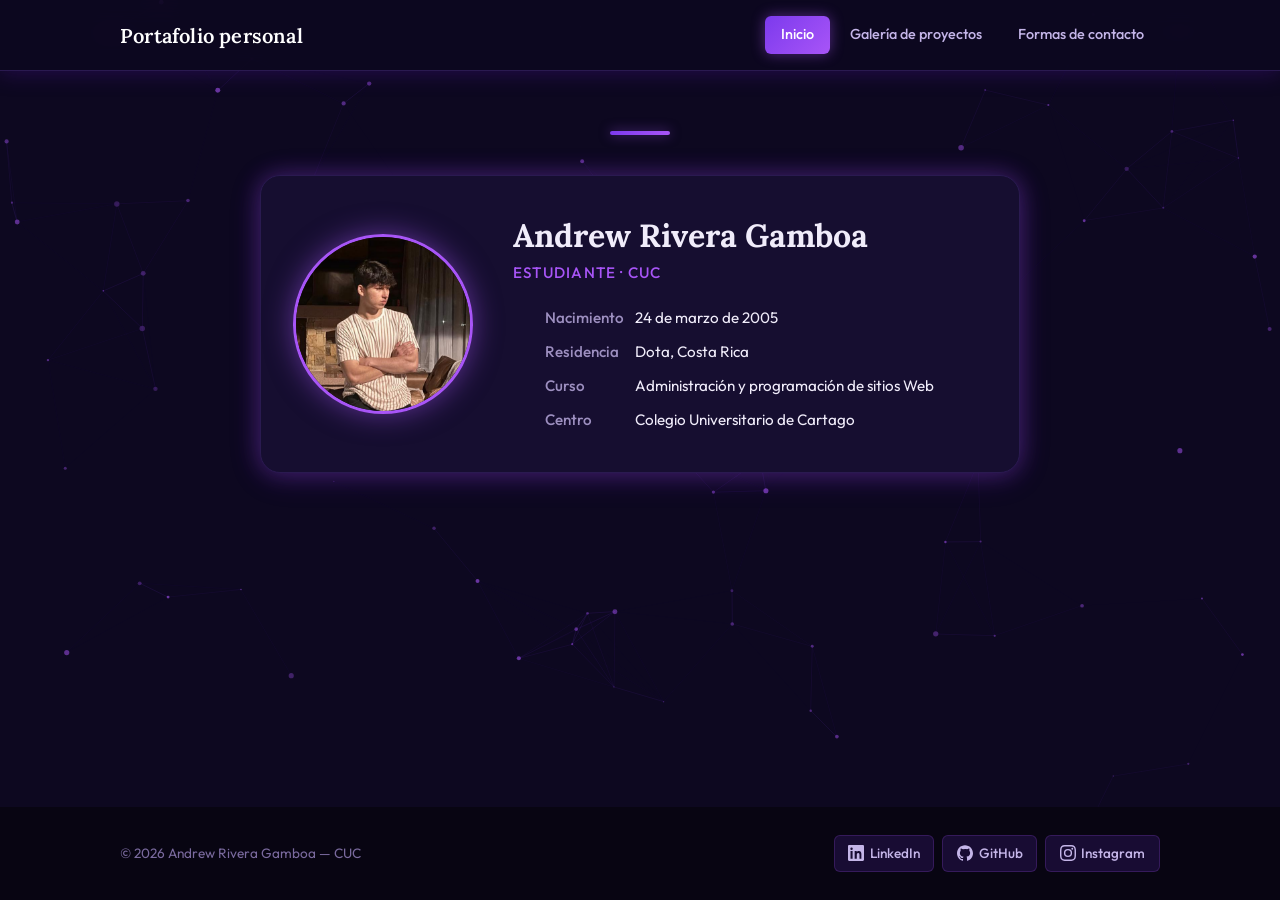
<file: index.html>
<!DOCTYPE html>
<html lang="es">
<head>
  <meta charset="UTF-8" />
  <meta name="viewport" content="width=device-width, initial-scale=1.0" />
  <title>Inicio — Portafolio Personal</title>
  <link rel="stylesheet" href="styles.css" />
</head>
<body>


  <header>
    <div class="container header-inner">
      <span class="site-title">Portafolio personal</span>

      <button class="nav-toggle" aria-label="Abrir menú" aria-expanded="false" onclick="toggleNav(this)">
        <span></span><span></span><span></span>
      </button>

      <nav id="main-nav" aria-label="Navegación principal">
        <ul>
          <li><a href="index.html" class="active">Inicio</a></li>
          <li><a href="proyectos.html">Galería de proyectos</a></li>
          <li><a href="contacto.html">Formas de contacto</a></li>
        </ul>
      </nav>
    </div>
  </header>




  <main>
    <div class="container">

      <section class="page-hero">

        <div class="divider"></div>
      </section>

      <article class="profile-card">

        <div class="profile-photo">
          <img src="assets/personal2.jpeg" />
        </div>

        <div class="profile-info">
          <h1>Andrew Rivera Gamboa</h1>
          <p class="subtitle">Estudiante · CUC</p>

          <ul class="profile-details">
            <li>
              <span class="icon"></span>
              <strong>Nacimiento</strong>
              24 de marzo de 2005
            </li>
            <li>
              <span class="icon"></span>
              <strong>Residencia</strong>
              Dota, Costa Rica
            </li>
            <li>
              <span class="icon"></span>
              <strong>Curso</strong>
              Administración y programación de sitios Web
            </li>
            <li>
              <span class="icon"></span>
              <strong>Centro</strong>
              Colegio Universitario de Cartago
            </li>
          </ul>
        </div>
      </article>

    </div>
  </main>


  <footer>
    <div class="container footer-inner">
      <p class="footer-copy">&copy; 2026 Andrew Rivera Gamboa — CUC</p>

      <div class="social-links">
        <a href="https://linkedin.com" target="_blank" rel="noopener noreferrer">
          <svg xmlns="http://www.w3.org/2000/svg" width="16" height="16" viewBox="0 0 24 24" fill="currentColor" aria-hidden="true"><path d="M20.447 20.452H17.21v-5.569c0-1.328-.024-3.037-1.852-3.037-1.854 0-2.137 1.446-2.137 2.94v5.666H9.985V9h3.103v1.561h.044c.432-.82 1.487-1.685 3.061-1.685 3.274 0 3.878 2.155 3.878 4.957v6.619zM5.337 7.433a1.8 1.8 0 1 1 0-3.6 1.8 1.8 0 0 1 0 3.6zm1.555 13.019H3.782V9h3.11v11.452zM22.225 0H1.771C.792 0 0 .774 0 1.729v20.542C0 23.226.792 24 1.771 24h20.451C23.2 24 24 23.226 24 22.271V1.729C24 .774 23.2 0 22.222 0h.003z"/></svg>
          LinkedIn
        </a>
        <a href="https://github.com/Andrewww24" target="_blank" rel="noopener noreferrer">
          <svg xmlns="http://www.w3.org/2000/svg" width="16" height="16" viewBox="0 0 24 24" fill="currentColor" aria-hidden="true"><path d="M12 .297c-6.63 0-12 5.373-12 12 0 5.303 3.438 9.8 8.205 11.385.6.113.82-.258.82-.577v-2.234c-3.338.726-4.033-1.416-4.033-1.416-.546-1.387-1.333-1.756-1.333-1.756-1.089-.745.083-.729.083-.729 1.205.084 1.839 1.237 1.839 1.237 1.07 1.834 2.807 1.304 3.492.997.107-.775.418-1.305.762-1.604-2.665-.305-5.467-1.334-5.467-5.931 0-1.311.469-2.381 1.236-3.221-.124-.303-.535-1.524.117-3.176 0 0 1.008-.322 3.301 1.23a11.52 11.52 0 0 1 3.003-.404c1.02.005 2.047.138 3.006.404 2.291-1.552 3.297-1.23 3.297-1.23.653 1.653.242 2.874.118 3.176.77.84 1.235 1.911 1.235 3.221 0 4.609-2.807 5.624-5.479 5.921.43.372.823 1.102.823 2.222v3.293c0 .319.192.694.801.576C20.566 22.092 24 17.592 24 12.297c0-6.627-5.373-12-12-12z"/></svg>
          GitHub
        </a>
        <a href="https://instagram.com" target="_blank" rel="noopener noreferrer">
          <svg xmlns="http://www.w3.org/2000/svg" width="16" height="16" viewBox="0 0 24 24" fill="currentColor" aria-hidden="true"><path d="M12 2.163c3.204 0 3.584.012 4.85.07 3.252.148 4.771 1.691 4.919 4.919.058 1.265.069 1.645.069 4.849 0 3.205-.012 3.584-.069 4.849-.149 3.225-1.664 4.771-4.919 4.919-1.266.058-1.644.07-4.85.07-3.204 0-3.584-.012-4.849-.07-3.26-.149-4.771-1.699-4.919-4.92-.058-1.265-.07-1.644-.07-4.849 0-3.204.013-3.583.07-4.849.149-3.227 1.664-4.771 4.919-4.919 1.266-.057 1.645-.069 4.849-.069zm0-2.163c-3.259 0-3.667.014-4.947.072-4.358.2-6.78 2.618-6.98 6.98-.059 1.281-.073 1.689-.073 4.948 0 3.259.014 3.668.072 4.948.2 4.358 2.618 6.78 6.98 6.98 1.281.058 1.689.072 4.948.072 3.259 0 3.668-.014 4.948-.072 4.354-.2 6.782-2.618 6.979-6.98.059-1.28.073-1.689.073-4.948 0-3.259-.014-3.667-.072-4.947-.196-4.354-2.617-6.78-6.979-6.98-1.281-.059-1.69-.073-4.949-.073zm0 5.838a6.162 6.162 0 1 0 0 12.324 6.162 6.162 0 0 0 0-12.324zM12 16a4 4 0 1 1 0-8 4 4 0 0 1 0 8zm6.406-11.845a1.44 1.44 0 1 0 0 2.881 1.44 1.44 0 0 0 0-2.881z"/></svg>
          Instagram
        </a>
      </div>
    </div>
  </footer>

  <script>
    function toggleNav(btn) {
      const nav = document.getElementById('main-nav');
      const open = nav.classList.toggle('open');
      btn.setAttribute('aria-expanded', open);
    }
  </script>
  <script src="particles.js"></script>
</body>
</html>
</file>
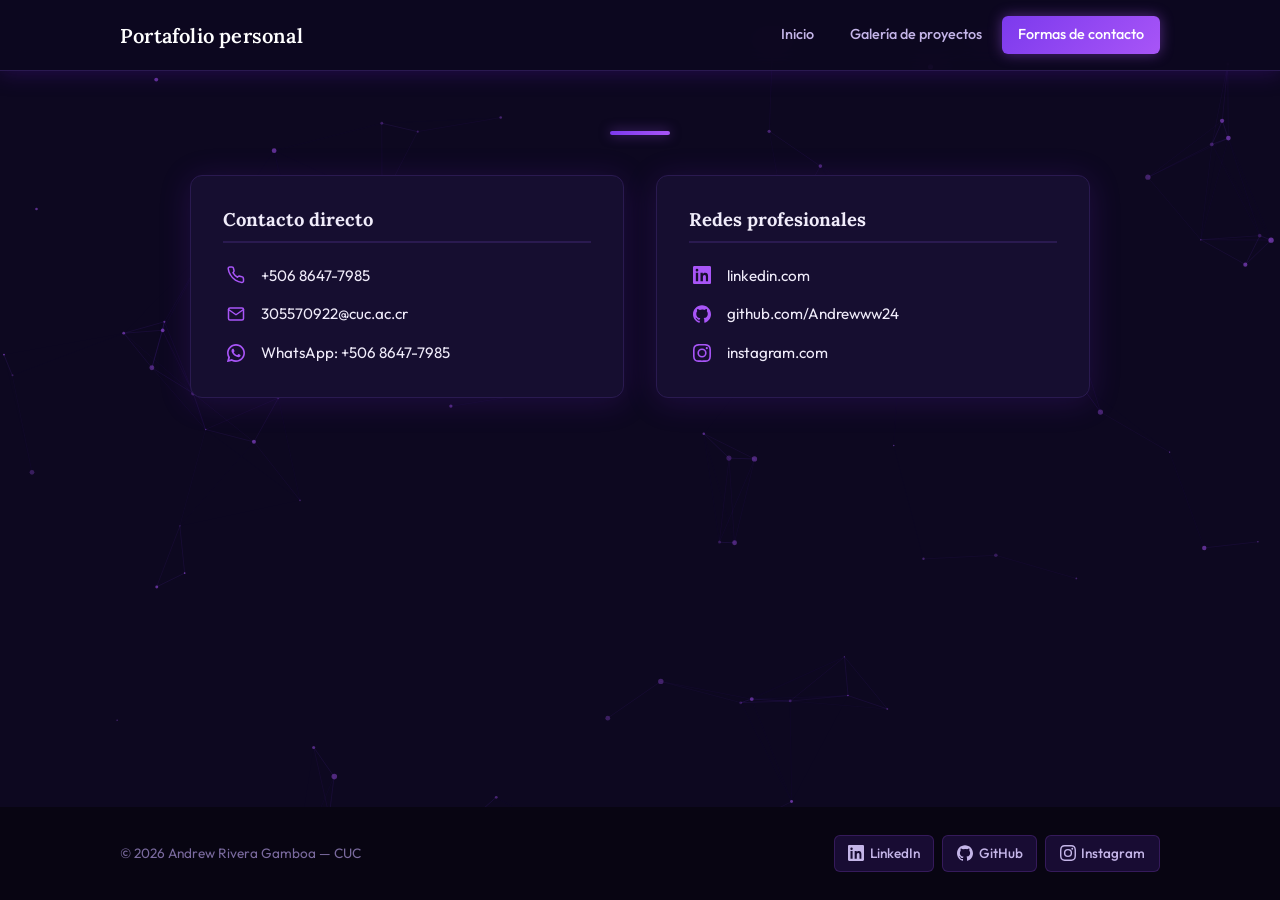
<file: contacto.html>
<!DOCTYPE html>
<html lang="es">
<head>
  <meta charset="UTF-8" />
  <meta name="viewport" content="width=device-width, initial-scale=1.0" />
  <title>Formas de contacto — Portafolio Personal</title>
  <link rel="stylesheet" href="styles.css" />
</head>
<body>

  <header>
    <div class="container header-inner">
      <span class="site-title">Portafolio personal</span>

      <button class="nav-toggle" aria-label="Abrir menú" aria-expanded="false" onclick="toggleNav(this)">
        <span></span><span></span><span></span>
      </button>

      <nav id="main-nav" aria-label="Navegación principal">
        <ul>
          <li><a href="index.html">Inicio</a></li>
          <li><a href="proyectos.html">Galería de proyectos</a></li>
          <li><a href="contacto.html" class="active">Formas de contacto</a></li>
        </ul>
      </nav>
    </div>
  </header>


  <main>
    <div class="container">

      <section class="page-hero">

        <div class="divider"></div>
      </section>

      <div class="contact-wrapper">


        <article class="contact-card">
          <h2>Contacto directo</h2>
          <ul class="contact-list">
            <li>
              <span class="icon">
                <svg xmlns="http://www.w3.org/2000/svg" width="18" height="18" viewBox="0 0 24 24" fill="none" stroke="currentColor" stroke-width="2" stroke-linecap="round" stroke-linejoin="round" aria-hidden="true"><path d="M22 16.92v3a2 2 0 0 1-2.18 2 19.79 19.79 0 0 1-8.63-3.07A19.5 19.5 0 0 1 4.69 12 19.79 19.79 0 0 1 1.61 3.41 2 2 0 0 1 3.6 1.22h3a2 2 0 0 1 2 1.72c.127.96.361 1.903.7 2.81a2 2 0 0 1-.45 2.11L7.91 8.91a16 16 0 0 0 6.09 6.09l.91-.91a2 2 0 0 1 2.11-.45c.907.339 1.85.573 2.81.7A2 2 0 0 1 21.73 16.92z"/></svg>
              </span>
              <a href="tel:+50686477985">+506 8647-7985</a>
            </li>
            <li>
              <span class="icon">
                <svg xmlns="http://www.w3.org/2000/svg" width="18" height="18" viewBox="0 0 24 24" fill="none" stroke="currentColor" stroke-width="2" stroke-linecap="round" stroke-linejoin="round" aria-hidden="true"><rect x="2" y="4" width="20" height="16" rx="2"/><polyline points="22,6 12,13 2,6"/></svg>
              </span>
              <a href="mailto:305570922@cuc.ac.cr">305570922@cuc.ac.cr</a>
            </li>
            <li>
              <span class="icon">
                <svg xmlns="http://www.w3.org/2000/svg" width="18" height="18" viewBox="0 0 24 24" fill="currentColor" aria-hidden="true"><path d="M17.472 14.382c-.297-.149-1.758-.867-2.03-.967-.273-.099-.471-.148-.67.15-.197.297-.767.966-.94 1.164-.173.199-.347.223-.644.075-.297-.15-1.255-.463-2.39-1.475-.883-.788-1.48-1.761-1.653-2.059-.173-.297-.018-.458.13-.606.134-.133.298-.347.446-.52.149-.174.198-.298.298-.497.099-.198.05-.371-.025-.52-.075-.149-.669-1.612-.916-2.207-.242-.579-.487-.5-.669-.51-.173-.008-.371-.01-.57-.01-.198 0-.52.074-.792.372-.272.297-1.04 1.016-1.04 2.479 0 1.462 1.065 2.875 1.213 3.074.149.198 2.096 3.2 5.077 4.487.709.306 1.262.489 1.694.625.712.227 1.36.195 1.871.118.571-.085 1.758-.719 2.006-1.413.248-.694.248-1.289.173-1.413-.074-.124-.272-.198-.57-.347z"/><path d="M12 0C5.373 0 0 5.373 0 12c0 2.124.554 4.122 1.523 5.859L.057 23.428a.5.5 0 0 0 .611.611l5.569-1.466A11.94 11.94 0 0 0 12 24c6.627 0 12-5.373 12-12S18.627 0 12 0zm0 21.818a9.802 9.802 0 0 1-5.12-1.438l-.367-.217-3.305.87.882-3.227-.239-.373A9.798 9.798 0 0 1 2.182 12C2.182 6.57 6.57 2.182 12 2.182c5.43 0 9.818 4.388 9.818 9.818 0 5.43-4.388 9.818-9.818 9.818z"/></svg>
              </span>
              <a href="https://wa.me/50686477985" target="_blank" rel="noopener noreferrer">
                WhatsApp: +506 8647-7985
              </a>
            </li>
          </ul>
        </article>

        <article class="contact-card">
          <h2>Redes profesionales</h2>
          <ul class="contact-list">
            <li>
              <span class="icon">
                <svg xmlns="http://www.w3.org/2000/svg" width="18" height="18" viewBox="0 0 24 24" fill="currentColor" aria-hidden="true"><path d="M20.447 20.452H17.21v-5.569c0-1.328-.024-3.037-1.852-3.037-1.854 0-2.137 1.446-2.137 2.94v5.666H9.985V9h3.103v1.561h.044c.432-.82 1.487-1.685 3.061-1.685 3.274 0 3.878 2.155 3.878 4.957v6.619zM5.337 7.433a1.8 1.8 0 1 1 0-3.6 1.8 1.8 0 0 1 0 3.6zm1.555 13.019H3.782V9h3.11v11.452zM22.225 0H1.771C.792 0 0 .774 0 1.729v20.542C0 23.226.792 24 1.771 24h20.451C23.2 24 24 23.226 24 22.271V1.729C24 .774 23.2 0 22.222 0h.003z"/></svg>
              </span>
              <a href="https://linkedin.com" target="_blank" rel="noopener noreferrer">
                linkedin.com 
              </a>
            </li>
            <li>
              <span class="icon">
                <svg xmlns="http://www.w3.org/2000/svg" width="18" height="18" viewBox="0 0 24 24" fill="currentColor" aria-hidden="true"><path d="M12 .297c-6.63 0-12 5.373-12 12 0 5.303 3.438 9.8 8.205 11.385.6.113.82-.258.82-.577v-2.234c-3.338.726-4.033-1.416-4.033-1.416-.546-1.387-1.333-1.756-1.333-1.756-1.089-.745.083-.729.083-.729 1.205.084 1.839 1.237 1.839 1.237 1.07 1.834 2.807 1.304 3.492.997.107-.775.418-1.305.762-1.604-2.665-.305-5.467-1.334-5.467-5.931 0-1.311.469-2.381 1.236-3.221-.124-.303-.535-1.524.117-3.176 0 0 1.008-.322 3.301 1.23a11.52 11.52 0 0 1 3.003-.404c1.02.005 2.047.138 3.006.404 2.291-1.552 3.297-1.23 3.297-1.23.653 1.653.242 2.874.118 3.176.77.84 1.235 1.911 1.235 3.221 0 4.609-2.807 5.624-5.479 5.921.43.372.823 1.102.823 2.222v3.293c0 .319.192.694.801.576C20.566 22.092 24 17.592 24 12.297c0-6.627-5.373-12-12-12z"/></svg>
              </span>
              <a href="https://github.com/Andrewww24" target="_blank" rel="noopener noreferrer">
                github.com/Andrewww24
              </a>
            </li>
            <li>
              <span class="icon">
                <svg xmlns="http://www.w3.org/2000/svg" width="18" height="18" viewBox="0 0 24 24" fill="currentColor" aria-hidden="true"><path d="M12 2.163c3.204 0 3.584.012 4.85.07 3.252.148 4.771 1.691 4.919 4.919.058 1.265.069 1.645.069 4.849 0 3.205-.012 3.584-.069 4.849-.149 3.225-1.664 4.771-4.919 4.919-1.266.058-1.644.07-4.85.07-3.204 0-3.584-.012-4.849-.07-3.26-.149-4.771-1.699-4.919-4.92-.058-1.265-.07-1.644-.07-4.849 0-3.204.013-3.583.07-4.849.149-3.227 1.664-4.771 4.919-4.919 1.266-.057 1.645-.069 4.849-.069zm0-2.163c-3.259 0-3.667.014-4.947.072-4.358.2-6.78 2.618-6.98 6.98-.059 1.281-.073 1.689-.073 4.948 0 3.259.014 3.668.072 4.948.2 4.358 2.618 6.78 6.98 6.98 1.281.058 1.689.072 4.948.072 3.259 0 3.668-.014 4.948-.072 4.354-.2 6.782-2.618 6.979-6.98.059-1.28.073-1.689.073-4.948 0-3.259-.014-3.667-.072-4.947-.196-4.354-2.617-6.78-6.979-6.98-1.281-.059-1.69-.073-4.949-.073zm0 5.838a6.162 6.162 0 1 0 0 12.324 6.162 6.162 0 0 0 0-12.324zM12 16a4 4 0 1 1 0-8 4 4 0 0 1 0 8zm6.406-11.845a1.44 1.44 0 1 0 0 2.881 1.44 1.44 0 0 0 0-2.881z"/></svg>
              </span>
              <a href="https://instagram.com/andrew.riv3" target="_blank" rel="noopener noreferrer">
                instagram.com 
              </a>
            </li>
          </ul>
        </article>

      </div>
    </div>
  </main>


  <footer>
    <div class="container footer-inner">
      <p class="footer-copy">&copy; 2026 Andrew Rivera Gamboa — CUC</p>

      <div class="social-links">
        <a href="https://linkedin.com" target="_blank" rel="noopener noreferrer">
          <svg xmlns="http://www.w3.org/2000/svg" width="16" height="16" viewBox="0 0 24 24" fill="currentColor" aria-hidden="true"><path d="M20.447 20.452H17.21v-5.569c0-1.328-.024-3.037-1.852-3.037-1.854 0-2.137 1.446-2.137 2.94v5.666H9.985V9h3.103v1.561h.044c.432-.82 1.487-1.685 3.061-1.685 3.274 0 3.878 2.155 3.878 4.957v6.619zM5.337 7.433a1.8 1.8 0 1 1 0-3.6 1.8 1.8 0 0 1 0 3.6zm1.555 13.019H3.782V9h3.11v11.452zM22.225 0H1.771C.792 0 0 .774 0 1.729v20.542C0 23.226.792 24 1.771 24h20.451C23.2 24 24 23.226 24 22.271V1.729C24 .774 23.2 0 22.222 0h.003z"/></svg>
          LinkedIn
        </a>
        <a href="https://github.com/Andrewww24" target="_blank" rel="noopener noreferrer">
          <svg xmlns="http://www.w3.org/2000/svg" width="16" height="16" viewBox="0 0 24 24" fill="currentColor" aria-hidden="true"><path d="M12 .297c-6.63 0-12 5.373-12 12 0 5.303 3.438 9.8 8.205 11.385.6.113.82-.258.82-.577v-2.234c-3.338.726-4.033-1.416-4.033-1.416-.546-1.387-1.333-1.756-1.333-1.756-1.089-.745.083-.729.083-.729 1.205.084 1.839 1.237 1.839 1.237 1.07 1.834 2.807 1.304 3.492.997.107-.775.418-1.305.762-1.604-2.665-.305-5.467-1.334-5.467-5.931 0-1.311.469-2.381 1.236-3.221-.124-.303-.535-1.524.117-3.176 0 0 1.008-.322 3.301 1.23a11.52 11.52 0 0 1 3.003-.404c1.02.005 2.047.138 3.006.404 2.291-1.552 3.297-1.23 3.297-1.23.653 1.653.242 2.874.118 3.176.77.84 1.235 1.911 1.235 3.221 0 4.609-2.807 5.624-5.479 5.921.43.372.823 1.102.823 2.222v3.293c0 .319.192.694.801.576C20.566 22.092 24 17.592 24 12.297c0-6.627-5.373-12-12-12z"/></svg>
          GitHub
        </a>
        <a href="https://instagram.com/andrew.riv3" target="_blank" rel="noopener noreferrer">
          <svg xmlns="http://www.w3.org/2000/svg" width="16" height="16" viewBox="0 0 24 24" fill="currentColor" aria-hidden="true"><path d="M12 2.163c3.204 0 3.584.012 4.85.07 3.252.148 4.771 1.691 4.919 4.919.058 1.265.069 1.645.069 4.849 0 3.205-.012 3.584-.069 4.849-.149 3.225-1.664 4.771-4.919 4.919-1.266.058-1.644.07-4.85.07-3.204 0-3.584-.012-4.849-.07-3.26-.149-4.771-1.699-4.919-4.92-.058-1.265-.07-1.644-.07-4.849 0-3.204.013-3.583.07-4.849.149-3.227 1.664-4.771 4.919-4.919 1.266-.057 1.645-.069 4.849-.069zm0-2.163c-3.259 0-3.667.014-4.947.072-4.358.2-6.78 2.618-6.98 6.98-.059 1.281-.073 1.689-.073 4.948 0 3.259.014 3.668.072 4.948.2 4.358 2.618 6.78 6.98 6.98 1.281.058 1.689.072 4.948.072 3.259 0 3.668-.014 4.948-.072 4.354-.2 6.782-2.618 6.979-6.98.059-1.28.073-1.689.073-4.948 0-3.259-.014-3.667-.072-4.947-.196-4.354-2.617-6.78-6.979-6.98-1.281-.059-1.69-.073-4.949-.073zm0 5.838a6.162 6.162 0 1 0 0 12.324 6.162 6.162 0 0 0 0-12.324zM12 16a4 4 0 1 1 0-8 4 4 0 0 1 0 8zm6.406-11.845a1.44 1.44 0 1 0 0 2.881 1.44 1.44 0 0 0 0-2.881z"/></svg>
          Instagram
        </a>
      </div>
    </div>
  </footer>

  <script>
    function toggleNav(btn) {
      const nav = document.getElementById('main-nav');
      const open = nav.classList.toggle('open');
      btn.setAttribute('aria-expanded', open);
    }
  </script>
  <script src="particles.js"></script>
</body>
</html>
</file>
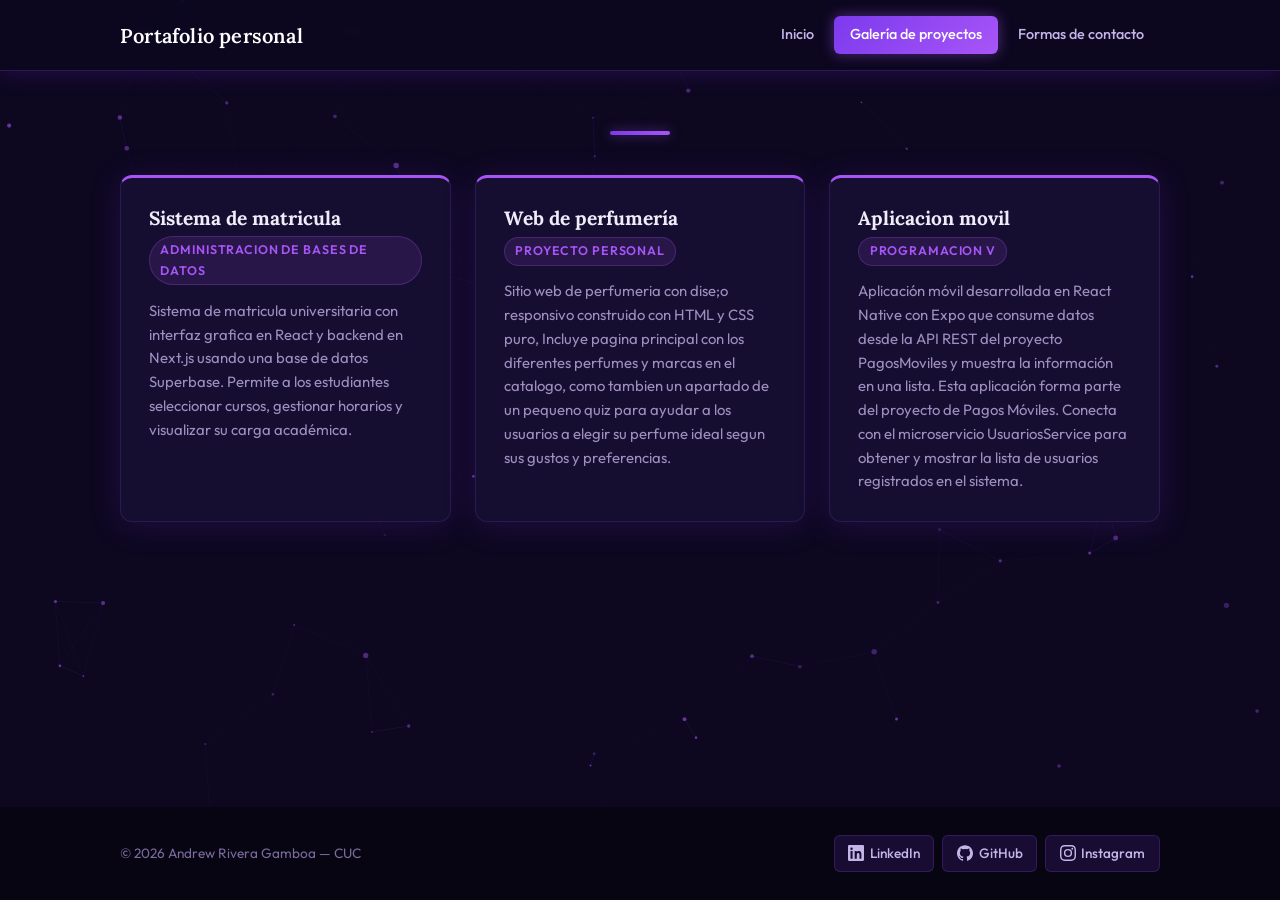
<file: proyectos.html>
<!DOCTYPE html>
<html lang="es">
<head>
  <meta charset="UTF-8" />
  <meta name="viewport" content="width=device-width, initial-scale=1.0" />
  <title>Galería de proyectos — Portafolio Personal</title>
  <link rel="stylesheet" href="styles.css" />
</head>
<body>


  <header>
    <div class="container header-inner">
      <span class="site-title">Portafolio personal</span>

      <button class="nav-toggle" aria-label="Abrir menú" aria-expanded="false" onclick="toggleNav(this)">
        <span></span><span></span><span></span>
      </button>

      <nav id="main-nav" aria-label="Navegación principal">
        <ul>
          <li><a href="index.html">Inicio</a></li>
          <li><a href="proyectos.html" class="active">Galería de proyectos</a></li>
          <li><a href="contacto.html">Formas de contacto</a></li>
        </ul>
      </nav>
    </div>
  </header>


  <main>
    <div class="container">

      <section class="page-hero">

        <div class="divider"></div>
      </section>

      <section aria-label="Lista de proyectos">
        <div class="projects-grid">

          
          <article class="project-card">
            <h2>Sistema de matricula</h2>
            <span class="project-course">Administracion de bases de datos</span>
            <p>
              Sistema de matricula universitaria con interfaz grafica en React y backend en Next.js 
              usando una base de datos Superbase. 
              Permite a los estudiantes seleccionar cursos, gestionar horarios y visualizar su carga académica.

            </p>
          </article>

          
          <article class="project-card">
            <h2>Web de perfumería</h2>
            <span class="project-course">Proyecto personal</span>
            <p>
              Sitio web de perfumeria con dise;o responsivo construido con HTML 
              y CSS puro, Incluye pagina principal con los diferentes perfumes y marcas en el catalogo,
              como tambien un apartado de un pequeno quiz para ayudar a los usuarios a elegir su perfume
              ideal segun sus gustos y preferencias.


            </p>
          </article>


          <article class="project-card">
            <h2>Aplicacion movil</h2>
            <span class="project-course">Programacion V</span>
            <p>
          Aplicación móvil desarrollada en React Native con
          Expo que consume datos desde la API REST del proyecto PagosMoviles y muestra la información en una
          lista.
          Esta aplicación forma parte del proyecto de Pagos Móviles. Conecta con el microservicio UsuariosService para obtener y mostrar la lista de usuarios registrados en el sistema.

            </p>
          </article>

        </div>
      </section>

    </div>
  </main>


  <footer>
    <div class="container footer-inner">
      <p class="footer-copy">&copy; 2026 Andrew Rivera Gamboa — CUC</p>

      <div class="social-links">
        <a href="https://linkedin.com" target="_blank" rel="noopener noreferrer">
          <svg xmlns="http://www.w3.org/2000/svg" width="16" height="16" viewBox="0 0 24 24" fill="currentColor" aria-hidden="true"><path d="M20.447 20.452H17.21v-5.569c0-1.328-.024-3.037-1.852-3.037-1.854 0-2.137 1.446-2.137 2.94v5.666H9.985V9h3.103v1.561h.044c.432-.82 1.487-1.685 3.061-1.685 3.274 0 3.878 2.155 3.878 4.957v6.619zM5.337 7.433a1.8 1.8 0 1 1 0-3.6 1.8 1.8 0 0 1 0 3.6zm1.555 13.019H3.782V9h3.11v11.452zM22.225 0H1.771C.792 0 0 .774 0 1.729v20.542C0 23.226.792 24 1.771 24h20.451C23.2 24 24 23.226 24 22.271V1.729C24 .774 23.2 0 22.222 0h.003z"/></svg>
          LinkedIn
        </a>
        <a href="https://github.com/Andrewww24" target="_blank" rel="noopener noreferrer">
          <svg xmlns="http://www.w3.org/2000/svg" width="16" height="16" viewBox="0 0 24 24" fill="currentColor" aria-hidden="true"><path d="M12 .297c-6.63 0-12 5.373-12 12 0 5.303 3.438 9.8 8.205 11.385.6.113.82-.258.82-.577v-2.234c-3.338.726-4.033-1.416-4.033-1.416-.546-1.387-1.333-1.756-1.333-1.756-1.089-.745.083-.729.083-.729 1.205.084 1.839 1.237 1.839 1.237 1.07 1.834 2.807 1.304 3.492.997.107-.775.418-1.305.762-1.604-2.665-.305-5.467-1.334-5.467-5.931 0-1.311.469-2.381 1.236-3.221-.124-.303-.535-1.524.117-3.176 0 0 1.008-.322 3.301 1.23a11.52 11.52 0 0 1 3.003-.404c1.02.005 2.047.138 3.006.404 2.291-1.552 3.297-1.23 3.297-1.23.653 1.653.242 2.874.118 3.176.77.84 1.235 1.911 1.235 3.221 0 4.609-2.807 5.624-5.479 5.921.43.372.823 1.102.823 2.222v3.293c0 .319.192.694.801.576C20.566 22.092 24 17.592 24 12.297c0-6.627-5.373-12-12-12z"/></svg>
          GitHub
        </a>
        <a href="https://instagram.com" target="_blank" rel="noopener noreferrer">
          <svg xmlns="http://www.w3.org/2000/svg" width="16" height="16" viewBox="0 0 24 24" fill="currentColor" aria-hidden="true"><path d="M12 2.163c3.204 0 3.584.012 4.85.07 3.252.148 4.771 1.691 4.919 4.919.058 1.265.069 1.645.069 4.849 0 3.205-.012 3.584-.069 4.849-.149 3.225-1.664 4.771-4.919 4.919-1.266.058-1.644.07-4.85.07-3.204 0-3.584-.012-4.849-.07-3.26-.149-4.771-1.699-4.919-4.92-.058-1.265-.07-1.644-.07-4.849 0-3.204.013-3.583.07-4.849.149-3.227 1.664-4.771 4.919-4.919 1.266-.057 1.645-.069 4.849-.069zm0-2.163c-3.259 0-3.667.014-4.947.072-4.358.2-6.78 2.618-6.98 6.98-.059 1.281-.073 1.689-.073 4.948 0 3.259.014 3.668.072 4.948.2 4.358 2.618 6.78 6.98 6.98 1.281.058 1.689.072 4.948.072 3.259 0 3.668-.014 4.948-.072 4.354-.2 6.782-2.618 6.979-6.98.059-1.28.073-1.689.073-4.948 0-3.259-.014-3.667-.072-4.947-.196-4.354-2.617-6.78-6.979-6.98-1.281-.059-1.69-.073-4.949-.073zm0 5.838a6.162 6.162 0 1 0 0 12.324 6.162 6.162 0 0 0 0-12.324zM12 16a4 4 0 1 1 0-8 4 4 0 0 1 0 8zm6.406-11.845a1.44 1.44 0 1 0 0 2.881 1.44 1.44 0 0 0 0-2.881z"/></svg>
          Instagram
        </a>
      </div>
    </div>
  </footer>

  <script>
    function toggleNav(btn) {
      const nav = document.getElementById('main-nav');
      const open = nav.classList.toggle('open');
      btn.setAttribute('aria-expanded', open);
    }
  </script>
  <script src="particles.js"></script>
</body>
</html>
</file>
<file: styles.css>
@import url('https://fonts.googleapis.com/css2?family=Outfit:wght@300;400;500;600;700&family=Lora:ital,wght@0,400;0,600;1,400&display=swap');


:root {
  --color-bg:          #0d0820;
  --color-surface:     #160e30;
  --color-surface-2:   #1e1440;
  --color-primary:     #7c3aed;
  --color-primary-lt:  #9d5ff5;
  --color-accent:      #a855f7;
  --color-accent-dk:   #7c3aed;
  --color-text:        #f0ecfa;
  --color-text-muted:  #9d8fc0;
  --color-border:      #2a1a50;
  --color-footer-bg:   #080512;
  --color-footer-text: #c4b5e8;

  --font-heading: 'Lora', Georgia, serif;
  --font-body:    'Outfit', system-ui, sans-serif;

  --radius-sm: 6px;
  --radius-md: 12px;
  --radius-lg: 20px;

  --shadow-card: 0 4px 32px rgba(120, 40, 220, 0.18);
  --shadow-nav:  0 2px 20px rgba(80, 20, 160, 0.35);
  --glow-accent: 0 0 24px rgba(168, 85, 247, 0.30);
  --transition:  200ms ease;
}


#particles-bg {
  position: fixed;
  inset: 0;
  width: 100%;
  height: 100%;
  z-index: 0;
  pointer-events: none;
}


header, main, footer {
  position: relative;
  z-index: 1;
}


*, *::before, *::after {
  box-sizing: border-box;
  margin: 0;
  padding: 0;
}

html {
  scroll-behavior: smooth;
}

body {
  font-family: var(--font-body);
  font-size: 1rem;
  color: var(--color-text);
  background-color: var(--color-bg);
  line-height: 1.65;
  min-height: 100dvh;
  display: flex;
  flex-direction: column;
}

img {
  display: block;
  max-width: 100%;
}

a {
  color: var(--color-accent);
  text-decoration: none;
  transition: color var(--transition);
}

a:hover {
  color: var(--color-accent-dk);
}

h1, h2, h3 {
  font-family: var(--font-heading);
  color: #f0ecfa;
  line-height: 1.25;
}


.container {
  width: 100%;
  max-width: 1080px;
  margin-inline: auto;
  padding-inline: 1.25rem;
}


header {
  background-color: rgba(13, 8, 32, 0.85);
  backdrop-filter: blur(12px);
  -webkit-backdrop-filter: blur(12px);
  border-bottom: 1px solid var(--color-border);
  box-shadow: var(--shadow-nav);
  position: sticky;
  top: 0;
  z-index: 100;
}

.header-inner {
  display: flex;
  align-items: center;
  justify-content: space-between;
  gap: 1rem;
  padding-block: 1rem;
}

.site-title {
  font-family: var(--font-heading);
  font-size: 1.25rem;
  font-weight: 600;
  color: #ffffff;
  letter-spacing: 0.01em;
  white-space: nowrap;
}


nav ul {
  list-style: none;
  display: flex;
  gap: 0.25rem;
}

nav ul li a {
  display: inline-block;
  padding: 0.45rem 1rem;
  border-radius: var(--radius-sm);
  color: var(--color-footer-text);
  font-size: 0.9rem;
  font-weight: 500;
  transition: background var(--transition), color var(--transition);
}

nav ul li a:hover {
  background-color: rgba(168, 85, 247, 0.15);
  color: #ffffff;
}

nav ul li a.active {
  background: linear-gradient(135deg, var(--color-primary), var(--color-accent));
  color: #ffffff;
  box-shadow: 0 0 14px rgba(168, 85, 247, 0.45);
}


.nav-toggle {
  display: none;
  flex-direction: column;
  gap: 5px;
  cursor: pointer;
  background: none;
  border: none;
  padding: 4px;
}

.nav-toggle span {
  display: block;
  width: 24px;
  height: 2px;
  background: #fff;
  border-radius: 2px;
  transition: transform var(--transition), opacity var(--transition);
}

main {
  flex: 1;
  padding-block: 3rem;
}

.page-hero {
  text-align: center;
  margin-bottom: 2.5rem;
}

.page-hero h1 {
  font-size: clamp(1.8rem, 4vw, 2.6rem);
  margin-bottom: 0.5rem;
}

.page-hero p {
  color: var(--color-text-muted);
  font-size: 1.05rem;
}

.divider {
  width: 60px;
  height: 4px;
  background: linear-gradient(90deg, var(--color-primary), var(--color-accent));
  border-radius: 2px;
  margin: 0.75rem auto 0;
  box-shadow: 0 0 12px rgba(168, 85, 247, 0.5);
}

.profile-card {
  background: var(--color-surface);
  border: 1px solid var(--color-border);
  border-radius: var(--radius-lg);
  box-shadow: var(--shadow-card), var(--glow-accent);
  padding: 2.5rem 2rem;
  display: flex;
  gap: 2.5rem;
  align-items: center;
  max-width: 760px;
  margin-inline: auto;
}

.profile-photo {
  flex-shrink: 0;
  width: 180px;
  height: 180px;
  border-radius: 50%;
  overflow: hidden;
  border: 3px solid var(--color-accent);
  box-shadow: 0 0 28px rgba(168, 85, 247, 0.50);
}

.profile-photo img,
.profile-photo svg {
  width: 100%;
  height: 100%;
  object-fit: cover;
}

.profile-info h1 {
  font-size: clamp(1.5rem, 3vw, 2rem);
  margin-bottom: 0.25rem;
}

.profile-info .subtitle {
  color: var(--color-accent);
  font-weight: 500;
  margin-bottom: 1.25rem;
  font-size: 0.95rem;
  text-transform: uppercase;
  letter-spacing: 0.08em;
}

.profile-details {
  list-style: none;
  display: flex;
  flex-direction: column;
  gap: 0.55rem;
}

.profile-details li {
  display: flex;
  align-items: center;
  gap: 0.6rem;
  font-size: 0.95rem;
  color: var(--color-text);
}

.profile-details li .icon {
  display: inline-flex;
  align-items: center;
  justify-content: center;
  width: 1.4rem;
  flex-shrink: 0;
  color: var(--color-accent);
}

.profile-details li strong {
  color: var(--color-text-muted);
  font-weight: 500;
  min-width: 5rem;
  display: inline-block;
}

.projects-grid {
  display: grid;
  grid-template-columns: repeat(auto-fill, minmax(300px, 1fr));
  gap: 1.5rem;
}

.project-card {
  background: var(--color-surface);
  border: 1px solid var(--color-border);
  border-radius: var(--radius-md);
  box-shadow: var(--shadow-card);
  padding: 1.75rem;
  border-top: 3px solid var(--color-accent);
  transition: transform var(--transition), box-shadow var(--transition), border-color var(--transition);
}

.project-card:hover {
  transform: translateY(-5px);
  box-shadow: var(--shadow-card), 0 0 24px rgba(168, 85, 247, 0.25);
  border-color: var(--color-accent);
}

.project-card h2 {
  font-size: 1.2rem;
  margin-bottom: 0.35rem;
}

.project-course {
  display: inline-block;
  font-size: 0.78rem;
  font-weight: 600;
  text-transform: uppercase;
  letter-spacing: 0.07em;
  color: var(--color-accent);
  background: rgba(168, 85, 247, 0.12);
  border: 1px solid rgba(168, 85, 247, 0.25);
  padding: 0.2rem 0.65rem;
  border-radius: 999px;
  margin-bottom: 0.85rem;
}

.project-card p {
  font-size: 0.93rem;
  color: var(--color-text-muted);
  line-height: 1.6;
}



.contact-wrapper {
  display: grid;
  grid-template-columns: 1fr 1fr;
  gap: 2rem;
  max-width: 900px;
  margin-inline: auto;
}

.contact-card {
  background: var(--color-surface);
  border: 1px solid var(--color-border);
  border-radius: var(--radius-md);
  box-shadow: var(--shadow-card);
  padding: 2rem;
  transition: box-shadow var(--transition);
}

.contact-card:hover {
  box-shadow: var(--shadow-card), 0 0 20px rgba(168, 85, 247, 0.20);
}

.contact-card h2 {
  font-size: 1.15rem;
  margin-bottom: 1.25rem;
  padding-bottom: 0.6rem;
  border-bottom: 2px solid var(--color-border);
}

.contact-list {
  list-style: none;
  display: flex;
  flex-direction: column;
  gap: 0.85rem;
}

.contact-list li {
  display: flex;
  align-items: center;
  gap: 0.75rem;
  font-size: 0.95rem;
}

.contact-list li .icon {
  display: inline-flex;
  align-items: center;
  justify-content: center;
  width: 1.6rem;
  flex-shrink: 0;
  color: var(--color-accent);
}

.contact-list li a {
  color: var(--color-text);
  word-break: break-all;
  transition: color var(--transition);
}

.contact-list li a:hover {
  color: var(--color-accent);
}

footer {
  background-color: var(--color-footer-bg);
  color: var(--color-footer-text);
  padding-block: 1.75rem;
}

.footer-inner {
  display: flex;
  align-items: center;
  justify-content: space-between;
  gap: 1rem;
  flex-wrap: wrap;
}

.footer-copy {
  font-size: 0.85rem;
  color: #7a6a9e;
}

.social-links {
  display: flex;
  gap: 0.5rem;
}

.social-links a {
  display: inline-flex;
  align-items: center;
  gap: 0.35rem;
  padding: 0.4rem 0.85rem;
  border-radius: var(--radius-sm);
  background: rgba(124, 58, 237, 0.15);
  border: 1px solid rgba(168, 85, 247, 0.20);
  color: var(--color-footer-text);
  font-size: 0.85rem;
  font-weight: 500;
  transition: background var(--transition), color var(--transition), box-shadow var(--transition);
}

.social-links a:hover {
  background: var(--color-accent);
  border-color: var(--color-accent);
  color: #fff;
  box-shadow: 0 0 14px rgba(168, 85, 247, 0.45);
}


@media (max-width: 700px) {

  .profile-card {
    flex-direction: column;
    text-align: center;
    padding: 2rem 1.25rem;
  }

  .profile-details li {
    justify-content: center;
  }

  .contact-wrapper {
    grid-template-columns: 1fr;
  }


  .footer-inner {
    flex-direction: column;
    text-align: center;
  }


  .nav-toggle {
    display: flex;
  }

  nav {
    position: absolute;
    top: 100%;
    left: 0;
    right: 0;
    background: #1a1040;
    border-bottom: 1px solid var(--color-border);
    box-shadow: 0 8px 24px rgba(80, 20, 160, 0.35);
    overflow: hidden;
    max-height: 0;
    transition: max-height 300ms ease;
  }

  nav.open {
    max-height: 300px;
  }

  nav ul {
    flex-direction: column;
    gap: 0;
    padding: 0.5rem 1rem 1rem;
  }

  nav ul li a {
    display: block;
    padding: 0.65rem 1rem;
  }
}
</file>
